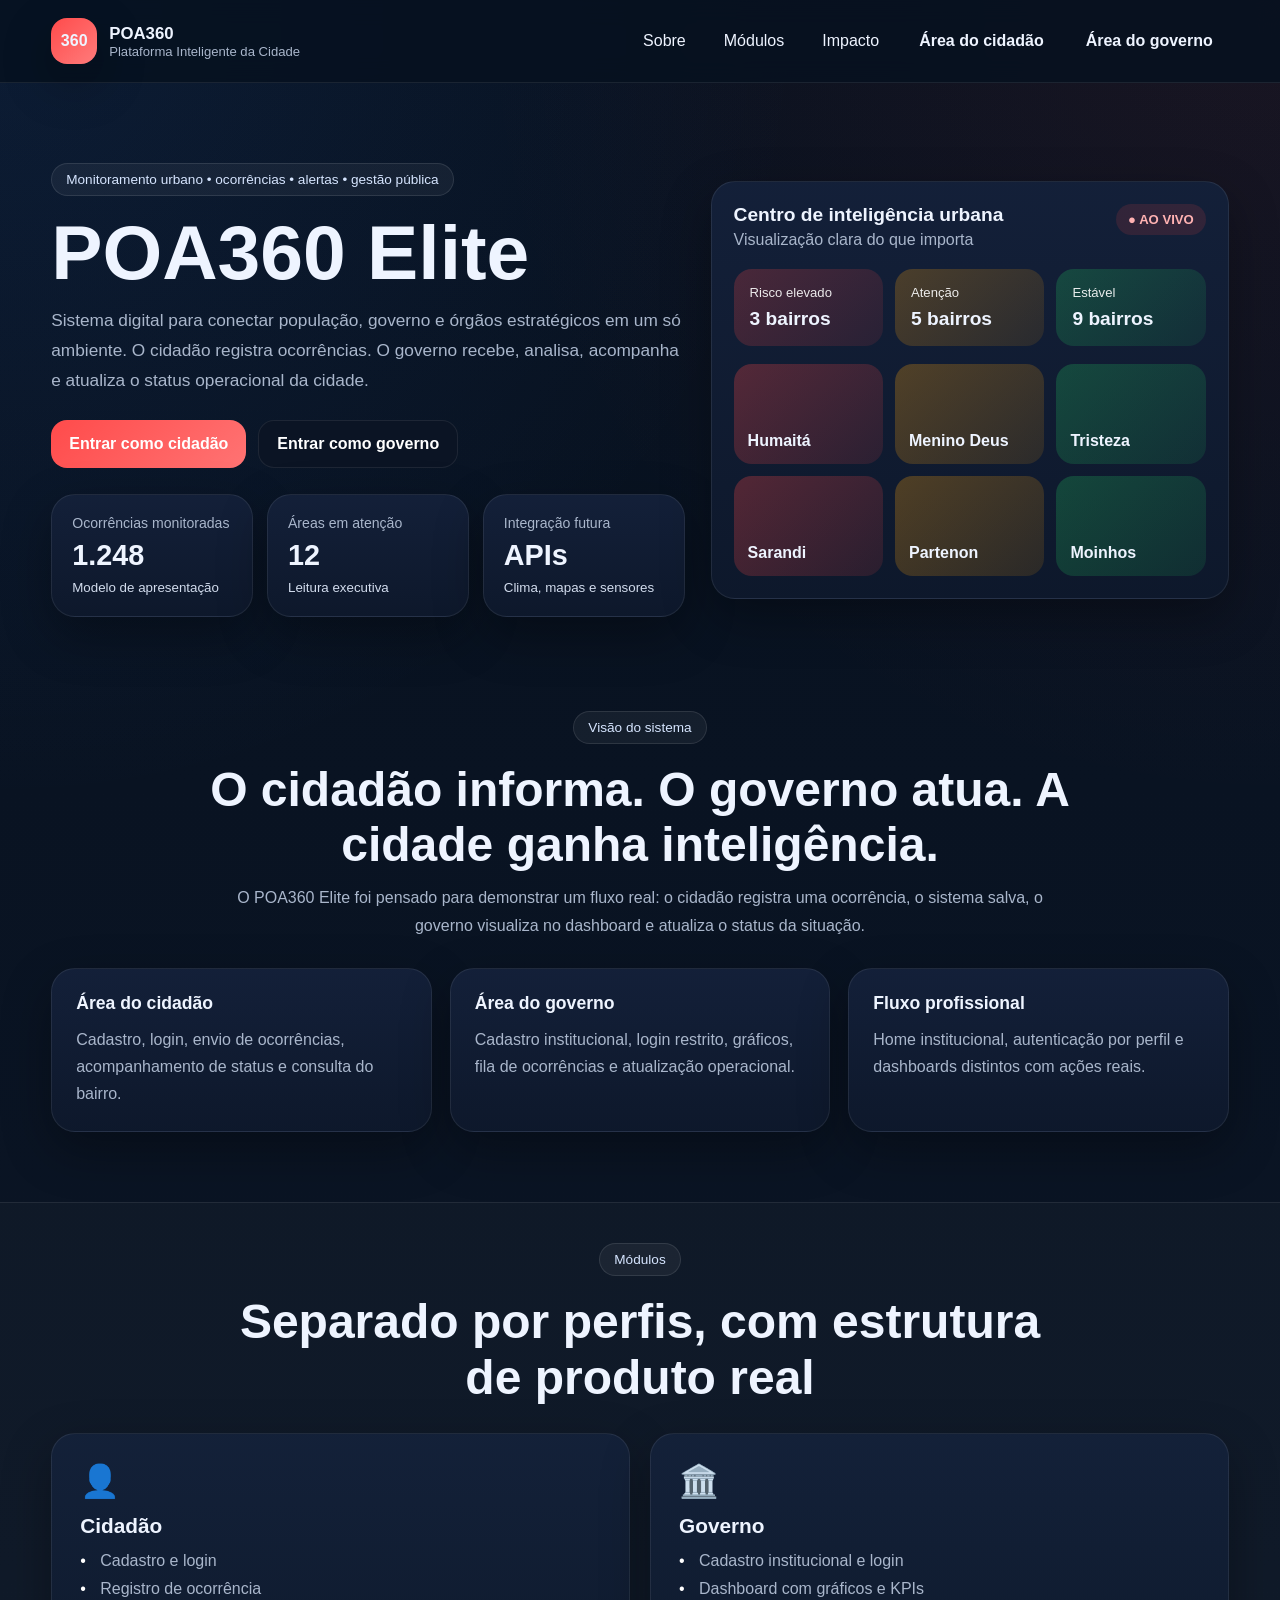
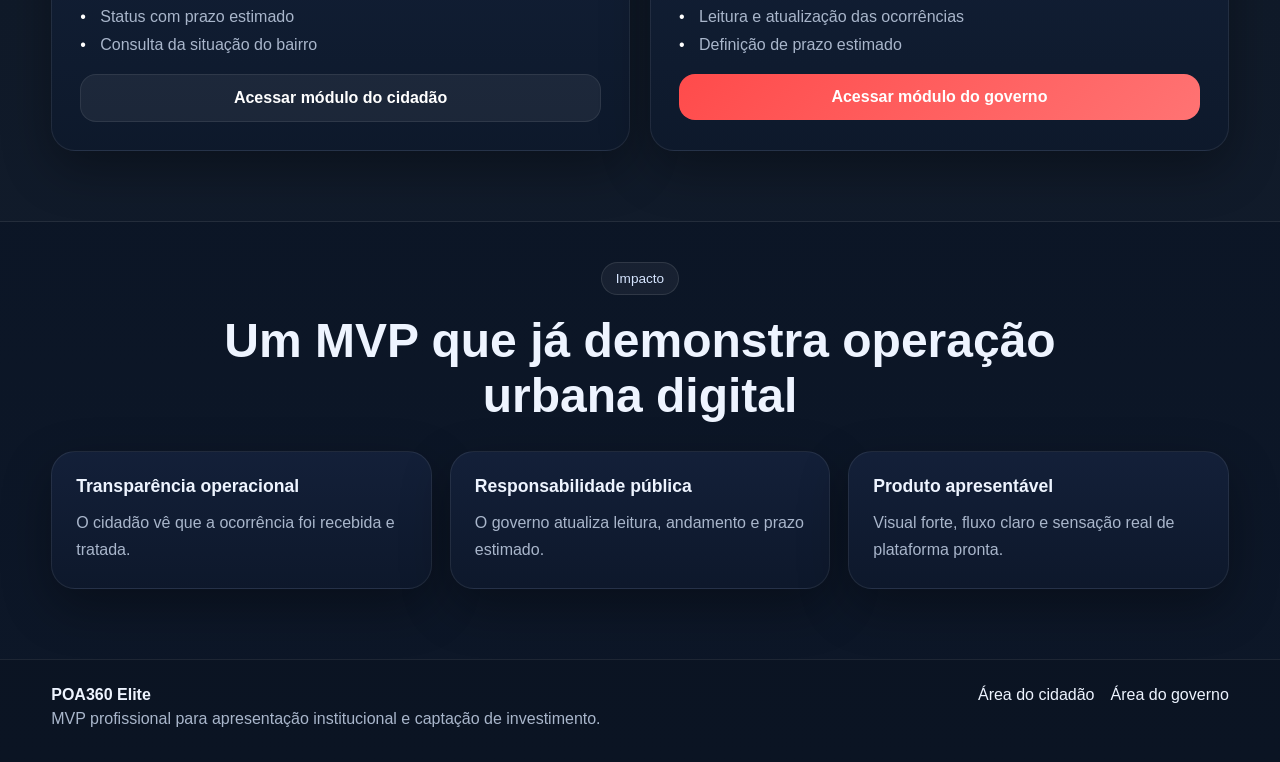
<file: index.html>
<!DOCTYPE html>
<html lang="pt-BR">
<head>
  <meta charset="UTF-8" />
  <meta name="viewport" content="width=device-width, initial-scale=1.0" />
  <title>POA360 Elite | Inteligência Urbana</title>
  <link rel="stylesheet" href="style.css" />
</head>
<body>
  <header class="topbar">
    <div class="container topbar-inner">
      <a href="index.html" class="brand">
        <div class="brand-mark">360</div>
        <div>
          <strong>POA360</strong>
          <span>Plataforma Inteligente da Cidade</span>
        </div>
      </a>

      <button class="menu-toggle" id="menuToggle" aria-label="Abrir menu">
        ☰
      </button>

      <nav class="nav" id="mainNav">
        <a href="#sobre">Sobre</a>
        <a href="#modulos">Módulos</a>
        <a href="#impacto">Impacto</a>
        <a href="cidadao-auth.html" class="btn btn-soft nav-btn">Área do cidadão</a>
        <a href="gov-auth.html" class="btn btn-primary nav-btn">Área do governo</a>
      </nav>
    </div>
  </header>

  <main>
    <section class="hero">
      <div class="container hero-grid">
        <div class="hero-copy">
          <div class="tag">Monitoramento urbano • ocorrências • alertas • gestão pública</div>
          <h1>POA360 Elite</h1>
          <p class="hero-subtitle">
            Sistema digital para conectar população, governo e órgãos estratégicos em um só
            ambiente. O cidadão registra ocorrências. O governo recebe, analisa, acompanha
            e atualiza o status operacional da cidade.
          </p>

          <div class="hero-actions">
            <a href="cidadao-auth.html" class="btn btn-primary">Entrar como cidadão</a>
            <a href="gov-auth.html" class="btn btn-dark">Entrar como governo</a>
          </div>

          <div class="hero-stats">
            <div class="stat-card glass">
              <span>Ocorrências monitoradas</span>
              <strong>1.248</strong>
              <small>Modelo de apresentação</small>
            </div>
            <div class="stat-card glass">
              <span>Áreas em atenção</span>
              <strong>12</strong>
              <small>Leitura executiva</small>
            </div>
            <div class="stat-card glass">
              <span>Integração futura</span>
              <strong>APIs</strong>
              <small>Clima, mapas e sensores</small>
            </div>
          </div>
        </div>

        <div class="hero-visual glass">
          <div class="hero-panel-header">
            <div>
              <h3>Centro de inteligência urbana</h3>
              <p>Visualização clara do que importa</p>
            </div>
            <div class="live-badge">● AO VIVO</div>
          </div>

          <div class="city-overview">
            <div class="city-box danger">
              <span>Risco elevado</span>
              <strong>3 bairros</strong>
            </div>
            <div class="city-box warning">
              <span>Atenção</span>
              <strong>5 bairros</strong>
            </div>
            <div class="city-box success">
              <span>Estável</span>
              <strong>9 bairros</strong>
            </div>
          </div>

          <div class="mini-map">
            <div class="mini-zone z-red">Humaitá</div>
            <div class="mini-zone z-yellow">Menino Deus</div>
            <div class="mini-zone z-green">Tristeza</div>
            <div class="mini-zone z-red">Sarandi</div>
            <div class="mini-zone z-yellow">Partenon</div>
            <div class="mini-zone z-green">Moinhos</div>
          </div>
        </div>
      </div>
    </section>

    <section id="sobre" class="section">
      <div class="container">
        <div class="section-head">
          <span class="section-kicker">Visão do sistema</span>
          <h2>O cidadão informa. O governo atua. A cidade ganha inteligência.</h2>
          <p>
            O POA360 Elite foi pensado para demonstrar um fluxo real: o cidadão registra
            uma ocorrência, o sistema salva, o governo visualiza no dashboard e atualiza
            o status da situação.
          </p>
        </div>

        <div class="feature-grid">
          <article class="feature-card glass">
            <h3>Área do cidadão</h3>
            <p>
              Cadastro, login, envio de ocorrências, acompanhamento de status e consulta do bairro.
            </p>
          </article>

          <article class="feature-card glass">
            <h3>Área do governo</h3>
            <p>
              Cadastro institucional, login restrito, gráficos, fila de ocorrências e atualização operacional.
            </p>
          </article>

          <article class="feature-card glass">
            <h3>Fluxo profissional</h3>
            <p>
              Home institucional, autenticação por perfil e dashboards distintos com ações reais.
            </p>
          </article>
        </div>
      </div>
    </section>

    <section id="modulos" class="section alt-section">
      <div class="container">
        <div class="section-head">
          <span class="section-kicker">Módulos</span>
          <h2>Separado por perfis, com estrutura de produto real</h2>
        </div>

        <div class="dual-panels">
          <div class="glass audience-card">
            <div class="audience-icon">👤</div>
            <h3>Cidadão</h3>
            <ul class="clean-list">
              <li>Cadastro e login</li>
              <li>Registro de ocorrência</li>
              <li>Status com prazo estimado</li>
              <li>Consulta da situação do bairro</li>
            </ul>
            <a href="cidadao-auth.html" class="btn btn-soft wide">Acessar módulo do cidadão</a>
          </div>

          <div class="glass audience-card">
            <div class="audience-icon">🏛️</div>
            <h3>Governo</h3>
            <ul class="clean-list">
              <li>Cadastro institucional e login</li>
              <li>Dashboard com gráficos e KPIs</li>
              <li>Leitura e atualização das ocorrências</li>
              <li>Definição de prazo estimado</li>
            </ul>
            <a href="gov-auth.html" class="btn btn-primary wide">Acessar módulo do governo</a>
          </div>
        </div>
      </div>
    </section>

    <section id="impacto" class="section">
      <div class="container">
        <div class="section-head">
          <span class="section-kicker">Impacto</span>
          <h2>Um MVP que já demonstra operação urbana digital</h2>
        </div>

        <div class="impact-grid">
          <div class="impact-card glass">
            <strong>Transparência operacional</strong>
            <p>O cidadão vê que a ocorrência foi recebida e tratada.</p>
          </div>
          <div class="impact-card glass">
            <strong>Responsabilidade pública</strong>
            <p>O governo atualiza leitura, andamento e prazo estimado.</p>
          </div>
          <div class="impact-card glass">
            <strong>Produto apresentável</strong>
            <p>Visual forte, fluxo claro e sensação real de plataforma pronta.</p>
          </div>
        </div>
      </div>
    </section>
  </main>

  <footer class="footer">
    <div class="container footer-inner">
      <div>
        <strong>POA360 Elite</strong>
        <p>MVP profissional para apresentação institucional e captação de investimento.</p>
      </div>
      <div class="footer-links">
        <a href="cidadao-auth.html">Área do cidadão</a>
        <a href="gov-auth.html">Área do governo</a>
      </div>
    </div>
  </footer>

  <script src="app.js"></script>
</body>
</html>
</file>
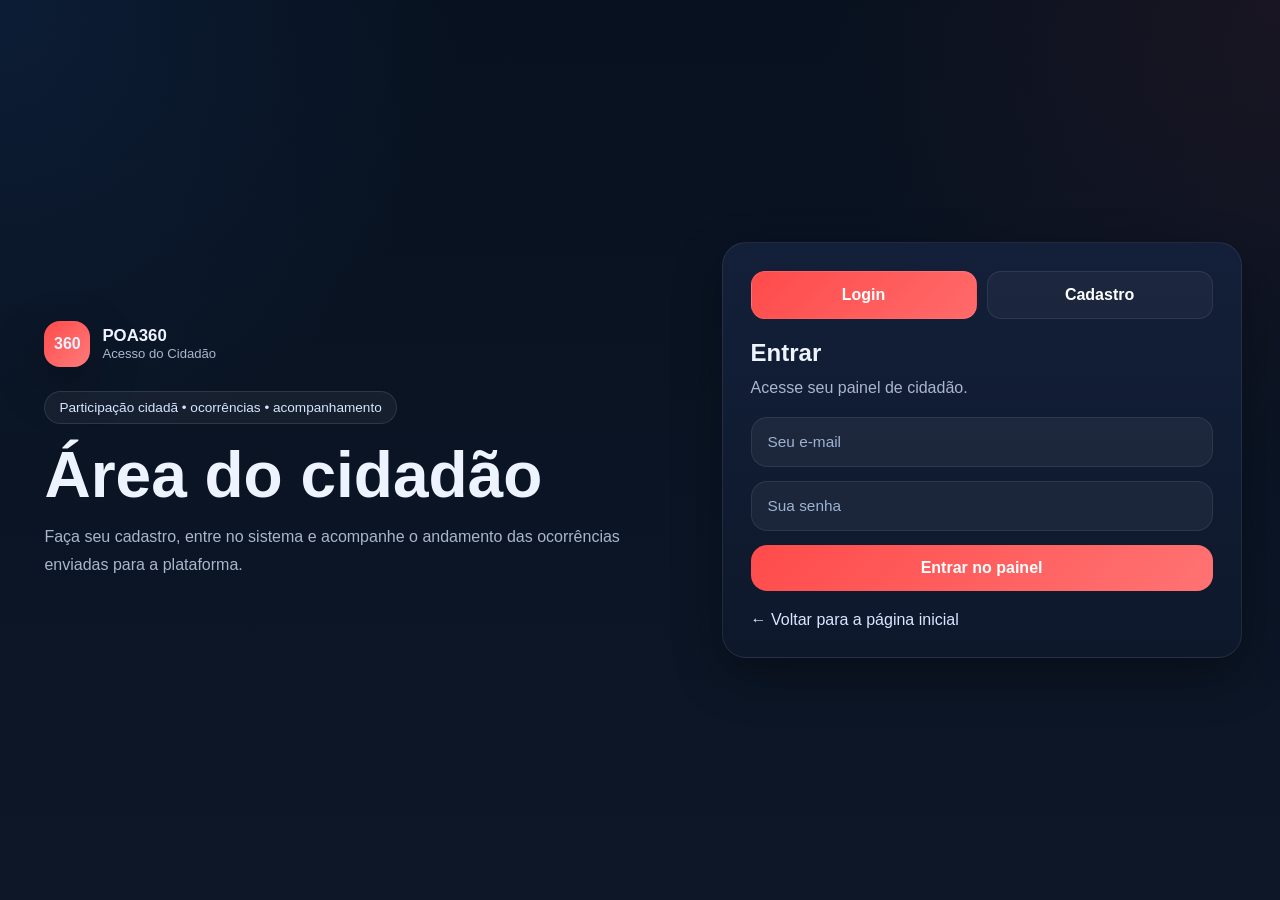
<file: cidadao-auth.html>
<!DOCTYPE html>
<html lang="pt-BR">
<head>
  <meta charset="UTF-8" />
  <meta name="viewport" content="width=device-width, initial-scale=1.0" />
  <title>POA360 | Acesso do Cidadão</title>
  <link rel="stylesheet" href="style.css" />
</head>
<body class="auth-page">
  <div class="auth-wrapper">
    <div class="auth-side">
      <a href="index.html" class="brand auth-brand">
        <div class="brand-mark">360</div>
        <div>
          <strong>POA360</strong>
          <span>Acesso do Cidadão</span>
        </div>
      </a>

      <div class="auth-copy">
        <div class="tag">Participação cidadã • ocorrências • acompanhamento</div>
        <h1>Área do cidadão</h1>
        <p>
          Faça seu cadastro, entre no sistema e acompanhe o andamento das ocorrências
          enviadas para a plataforma.
        </p>
      </div>
    </div>

    <div class="auth-card glass">
      <div class="tabs">
        <button class="tab-btn active" data-tab="cidLoginTab">Login</button>
        <button class="tab-btn" data-tab="cidRegisterTab">Cadastro</button>
      </div>

      <div id="cidLoginTab" class="tab-content active">
        <h2>Entrar</h2>
        <p class="muted">Acesse seu painel de cidadão.</p>

        <form id="citizenLoginForm" class="form-grid">
          <input type="email" id="citizenLoginEmail" placeholder="Seu e-mail" required />
          <input type="password" id="citizenLoginPassword" placeholder="Sua senha" required />
          <button type="submit" class="btn btn-primary wide">Entrar no painel</button>
        </form>
      </div>

      <div id="cidRegisterTab" class="tab-content">
        <h2>Criar conta</h2>
        <p class="muted">Cadastre seu acesso no sistema.</p>

        <form id="citizenRegisterForm" class="form-grid">
          <input type="text" id="citizenRegisterName" placeholder="Seu nome completo" required />
          <input type="email" id="citizenRegisterEmail" placeholder="Seu e-mail" required />
          <input type="text" id="citizenRegisterBairro" placeholder="Seu bairro" required />
          <input type="password" id="citizenRegisterPassword" placeholder="Criar senha" required />
          <button type="submit" class="btn btn-primary wide">Cadastrar cidadão</button>
        </form>
      </div>

      <a href="index.html" class="back-link">← Voltar para a página inicial</a>
    </div>
  </div>

  <script src="app.js"></script>
</body>
</html>
</file>
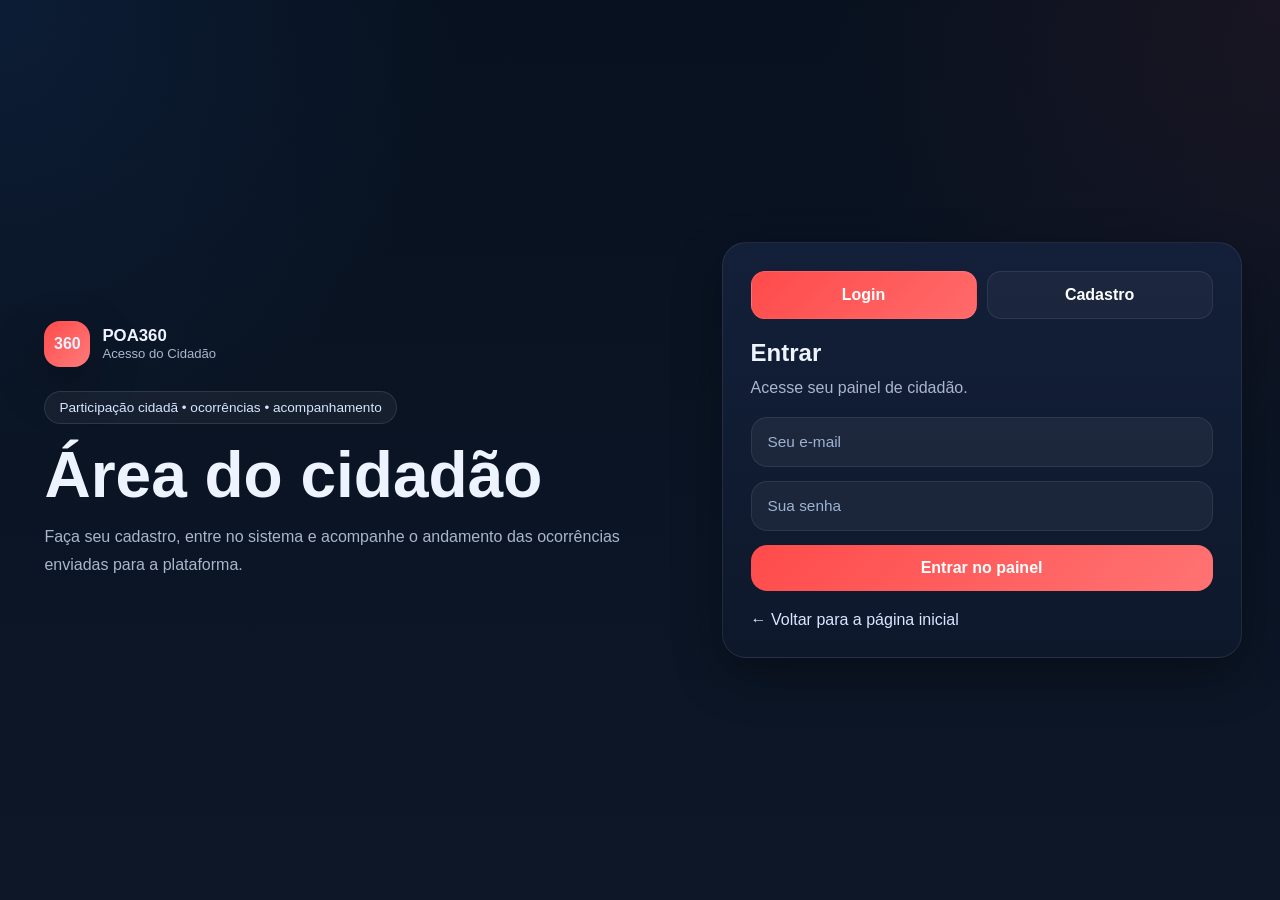
<file: cidadao-dashboard.html>
<!DOCTYPE html>
<html lang="pt-BR">
<head>
  <meta charset="UTF-8" />
  <meta name="viewport" content="width=device-width, initial-scale=1.0" />
  <title>POA360 | Dashboard do Cidadão</title>
  <link rel="stylesheet" href="style.css" />
</head>
<body>
  <header class="topbar">
    <div class="container topbar-inner">
      <a href="index.html" class="brand">
        <div class="brand-mark">360</div>
        <div>
          <strong>POA360</strong>
          <span>Painel do Cidadão</span>
        </div>
      </a>

      <button class="menu-toggle" id="menuToggle" aria-label="Abrir menu">
        ☰
      </button>

      <nav class="nav" id="mainNav">
        <a href="#registro">Registrar</a>
        <a href="#minhas-ocorrencias">Minhas ocorrências</a>
        <a href="#bairro">Meu bairro</a>
        <button id="citizenLogoutBtn" class="btn btn-soft nav-btn">Sair</button>
      </nav>
    </div>
  </header>

  <main class="section">
    <div class="container">
      <div class="section-head left">
        <span class="section-kicker">Ambiente do cidadão</span>
        <h1 class="page-title" id="citizenWelcomeTitle">Olá</h1>
        <p id="citizenWelcomeText">Acompanhe suas ocorrências e a situação do seu bairro.</p>
      </div>

      <div class="cards-4">
        <div class="kpi-card glass">
          <span>Total enviado</span>
          <strong id="citizenKpiTotal">0</strong>
          <small>Suas ocorrências</small>
        </div>
        <div class="kpi-card glass">
          <span>Recebidas</span>
          <strong id="citizenKpiRecebidas">0</strong>
          <small>Com leitura/prazo</small>
        </div>
        <div class="kpi-card glass">
          <span>Em andamento</span>
          <strong id="citizenKpiAndamento">0</strong>
          <small>Em operação</small>
        </div>
        <div class="kpi-card glass">
          <span>Resolvidas</span>
          <strong id="citizenKpiResolvidas">0</strong>
          <small>Finalizadas</small>
        </div>
      </div>

      <div class="grid-2 section-small">
        <section id="registro" class="glass panel-box">
          <div class="panel-head">
            <h2>Nova ocorrência</h2>
            <span class="status-pill blue">Participação cidadã</span>
          </div>

          <form id="citizenOccurrenceForm" class="form-grid">
            <select id="citizenOccurrenceType" required>
              <option value="">Tipo de ocorrência</option>
              <option>Alagamento</option>
              <option>Falta de água</option>
              <option>Falta de luz</option>
              <option>Bloqueio de via</option>
              <option>Risco estrutural</option>
              <option>Falha urbana</option>
            </select>

            <select id="citizenOccurrenceSeverity" required>
              <option value="">Gravidade</option>
              <option>Baixa</option>
              <option>Média</option>
              <option>Alta</option>
            </select>

            <textarea id="citizenOccurrenceDescription" placeholder="Descreva a situação..." required></textarea>
            <button type="submit" class="btn btn-primary wide">Enviar ocorrência</button>
          </form>
        </section>

        <section id="bairro" class="glass panel-box">
          <div class="panel-head">
            <h2>Status do bairro</h2>
            <span class="status-pill yellow">Monitoramento</span>
          </div>

          <div id="citizenNeighborhoodBox" class="result-box">
            Carregando informações do bairro...
          </div>
        </section>
      </div>

      <section id="minhas-ocorrencias" class="section-small">
        <div class="glass panel-box">
          <div class="panel-head">
            <h2>Minhas ocorrências</h2>
            <span class="status-pill green">Acompanhamento</span>
          </div>

          <div id="citizenOccurrenceList" class="occ-list"></div>
        </div>
      </section>
    </div>
  </main>

  <script src="app.js"></script>
</body>
</html>
</file>
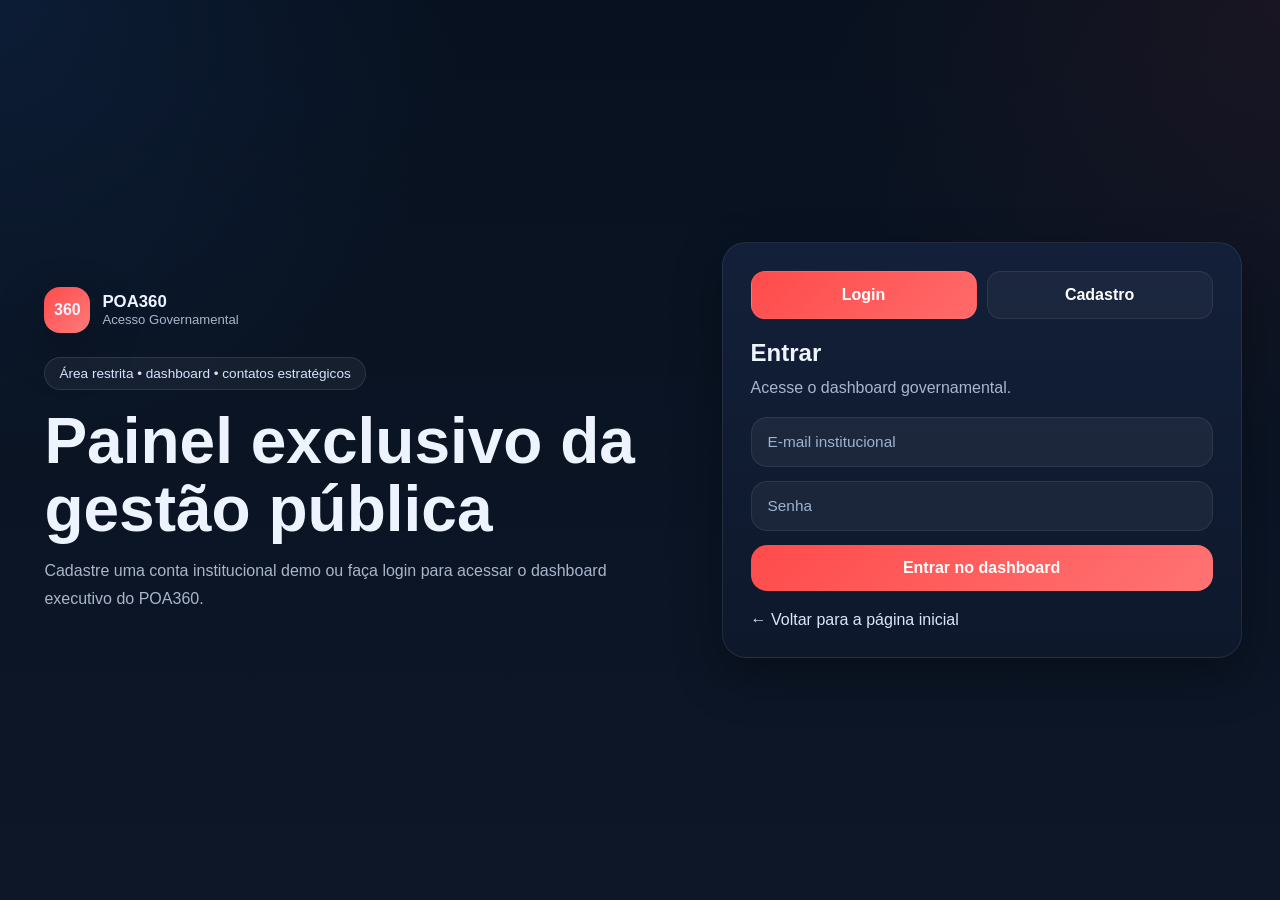
<file: gov-auth.html>
<!DOCTYPE html>
<html lang="pt-BR">
<head>
  <meta charset="UTF-8" />
  <meta name="viewport" content="width=device-width, initial-scale=1.0" />
  <title>POA360 | Acesso Governamental</title>
  <link rel="stylesheet" href="style.css" />
</head>
<body class="auth-page">
  <div class="auth-wrapper">
    <div class="auth-side">
      <a href="index.html" class="brand auth-brand">
        <div class="brand-mark">360</div>
        <div>
          <strong>POA360</strong>
          <span>Acesso Governamental</span>
        </div>
      </a>

      <div class="auth-copy">
        <div class="tag">Área restrita • dashboard • contatos estratégicos</div>
        <h1>Painel exclusivo da gestão pública</h1>
        <p>
          Cadastre uma conta institucional demo ou faça login para acessar o dashboard
          executivo do POA360.
        </p>
      </div>
    </div>

    <div class="auth-card glass">
      <div class="tabs">
        <button class="tab-btn active" data-tab="govLoginTab">Login</button>
        <button class="tab-btn" data-tab="govRegisterTab">Cadastro</button>
      </div>

      <div id="govLoginTab" class="tab-content active">
        <h2>Entrar</h2>
        <p class="muted">Acesse o dashboard governamental.</p>

        <form id="govLoginForm" class="form-grid">
          <input type="email" id="govLoginEmail" placeholder="E-mail institucional" required />
          <input type="password" id="govLoginPassword" placeholder="Senha" required />
          <button type="submit" class="btn btn-primary wide">Entrar no dashboard</button>
        </form>
      </div>

      <div id="govRegisterTab" class="tab-content">
        <h2>Cadastrar conta demo</h2>
        <p class="muted">Crie o acesso do responsável institucional.</p>

        <form id="govRegisterForm" class="form-grid">
          <input type="text" id="govRegisterName" placeholder="Nome do responsável" required />
          <input type="email" id="govRegisterEmail" placeholder="E-mail institucional" required />
          <input type="text" id="govRegisterOrg" placeholder="Órgão / secretaria / setor" required />
          <input type="password" id="govRegisterPassword" placeholder="Criar senha" required />
          <button type="submit" class="btn btn-primary wide">Cadastrar acesso</button>
        </form>
      </div>

      <a href="index.html" class="back-link">← Voltar para a página inicial</a>
    </div>
  </div>

  <script src="app.js"></script>
</body>
</html>
</file>
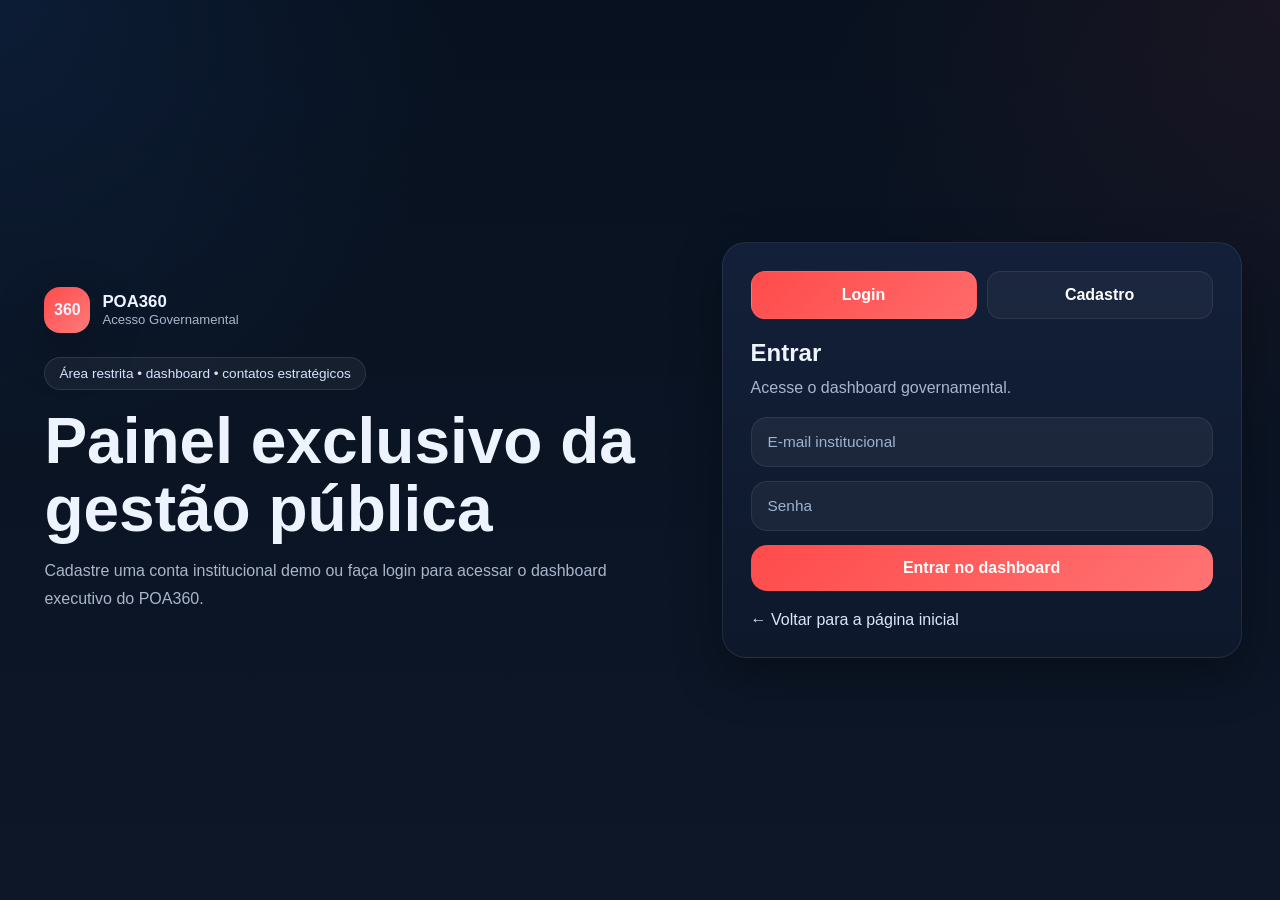
<file: gov-dashboard.html>
<!DOCTYPE html>
<html lang="pt-BR">
<head>
  <meta charset="UTF-8" />
  <meta name="viewport" content="width=device-width, initial-scale=1.0" />
  <title>POA360 | Dashboard Governamental</title>
  <link rel="stylesheet" href="style.css" />
</head>
<body class="dashboard-body">
  <aside class="sidebar">
    <div class="sidebar-brand">
      <div class="brand-mark">360</div>
      <div>
        <strong>POA360</strong>
        <span>Gestão pública</span>
      </div>
    </div>

    <nav class="sidebar-nav">
      <a class="active" href="#visao">Visão geral</a>
      <a href="#graficos">Gráficos</a>
      <a href="#ocorrencias">Ocorrências</a>
      <a href="#contatos">Contatos</a>
    </nav>

    <button class="btn btn-danger wide" id="govLogoutBtn">Sair</button>
  </aside>

  <main class="dashboard-main">
    <header class="dashboard-top">
      <div>
        <h1>Dashboard Executivo</h1>
        <p id="govWelcomeText">Monitoramento estratégico da cidade</p>
      </div>

      <div class="top-actions">
        <button class="btn btn-soft" id="simulateBtn">Simular atualização</button>
        <button class="btn btn-primary" id="sendGeneralAlertBtn">Enviar alerta geral</button>
      </div>
    </header>

    <section id="visao" class="dash-section">
      <div class="cards-4">
        <div class="kpi-card glass">
          <span>Total de ocorrências</span>
          <strong id="kpiTotal">0</strong>
          <small>Registros no sistema</small>
        </div>
        <div class="kpi-card glass">
          <span>Críticas</span>
          <strong id="kpiCriticas">0</strong>
          <small>Alta prioridade</small>
        </div>
        <div class="kpi-card glass">
          <span>Em andamento</span>
          <strong id="kpiAndamento">0</strong>
          <small>Operação ativa</small>
        </div>
        <div class="kpi-card glass">
          <span>Resolvidas</span>
          <strong id="kpiResolvidas">0</strong>
          <small>Finalizadas</small>
        </div>
      </div>
    </section>

    <section id="graficos" class="dash-section grid-2">
      <div class="glass panel-box">
        <div class="panel-head">
          <h2>Ocorrências por tipo</h2>
          <span class="status-pill yellow">Leitura rápida</span>
        </div>

        <div class="bar-chart">
          <div class="bar-row">
            <span>Alagamento</span>
            <div class="bar-track"><div id="barAlagamento" class="bar-fill"></div></div>
            <strong id="countAlagamento">0</strong>
          </div>
          <div class="bar-row">
            <span>Falta de água</span>
            <div class="bar-track"><div id="barAgua" class="bar-fill"></div></div>
            <strong id="countAgua">0</strong>
          </div>
          <div class="bar-row">
            <span>Falta de luz</span>
            <div class="bar-track"><div id="barLuz" class="bar-fill"></div></div>
            <strong id="countLuz">0</strong>
          </div>
          <div class="bar-row">
            <span>Bloqueio de via</span>
            <div class="bar-track"><div id="barVia" class="bar-fill"></div></div>
            <strong id="countVia">0</strong>
          </div>
        </div>
      </div>

      <div class="glass panel-box">
        <div class="panel-head">
          <h2>Ações rápidas</h2>
          <span class="status-pill blue">Operacional</span>
        </div>

        <div class="action-list">
          <button class="action-btn" onclick="sendPartnerAlert('DMAE')">Alertar DMAE</button>
          <button class="action-btn" onclick="sendPartnerAlert('Defesa Civil')">Alertar Defesa Civil</button>
          <button class="action-btn" onclick="sendPartnerAlert('CEEE / Energia')">Alertar Energia</button>
          <button class="action-btn" onclick="sendPartnerAlert('Secretaria de Obras')">Alertar Obras</button>
        </div>

        <div class="demo-note">
          Essas ações simulam o contato com órgãos estratégicos em caso de risco.
        </div>
      </div>
    </section>

    <section id="ocorrencias" class="dash-section">
      <div class="glass panel-box">
        <div class="panel-head">
          <h2>Fila de ocorrências</h2>
          <span class="status-pill red">Leitura obrigatória</span>
        </div>

        <div id="govOccurrenceList" class="occ-list"></div>
      </div>
    </section>

    <section id="contatos" class="dash-section">
      <div class="glass panel-box">
        <div class="panel-head">
          <h2>Contatos estratégicos</h2>
          <span class="status-pill blue">Resposta rápida</span>
        </div>

        <div class="contact-list">
          <div class="contact-item">
            <strong>DMAE</strong>
            <p>Abastecimento, drenagem e ações relacionadas à água.</p>
            <button class="btn btn-soft small" onclick="sendPartnerAlert('DMAE')">Enviar alerta</button>
          </div>

          <div class="contact-item">
            <strong>Defesa Civil</strong>
            <p>Atuação emergencial e suporte a situações críticas.</p>
            <button class="btn btn-soft small" onclick="sendPartnerAlert('Defesa Civil')">Enviar alerta</button>
          </div>

          <div class="contact-item">
            <strong>CEEE / Energia</strong>
            <p>Ocorrências ligadas à falta de luz e rede elétrica.</p>
            <button class="btn btn-soft small" onclick="sendPartnerAlert('CEEE / Energia')">Enviar alerta</button>
          </div>
        </div>
      </div>
    </section>
  </main>

  <script src="app.js"></script>
</body>
</html>
</file>
<file: style.css>
*{
  margin:0;
  padding:0;
  box-sizing:border-box;
  font-family:Arial, Helvetica, sans-serif;
}

:root{
  --bg:#07111f;
  --bg-2:#0d1728;
  --panel:#101c31;
  --text:#eef4ff;
  --muted:#a9b6cb;
  --line:rgba(255,255,255,.08);
  --primary:#ff4b4b;
  --blue:#3b82f6;
  --green:#22c55e;
  --yellow:#f59e0b;
  --red:#ef4444;
  --shadow:0 18px 50px rgba(0,0,0,.32);
  --radius:24px;
}

html{scroll-behavior:smooth;}

body{
  background:
    radial-gradient(circle at top left, rgba(59,130,246,.10), transparent 30%),
    radial-gradient(circle at top right, rgba(239,68,68,.08), transparent 30%),
    linear-gradient(180deg, var(--bg), var(--bg-2));
  color:var(--text);
  min-height:100vh;
}

a{color:inherit;text-decoration:none;}
button{font:inherit;}

.container{
  width:min(1200px, 92%);
  margin:0 auto;
}

.glass{
  background:linear-gradient(180deg, rgba(20,33,58,.96), rgba(14,25,44,.96));
  border:1px solid var(--line);
  box-shadow:var(--shadow);
  border-radius:var(--radius);
}

.topbar{
  position:sticky;
  top:0;
  z-index:100;
  backdrop-filter:blur(12px);
  background:rgba(7,17,31,.84);
  border-bottom:1px solid var(--line);
}

.topbar-inner{
  min-height:82px;
  display:flex;
  align-items:center;
  justify-content:space-between;
  gap:16px;
}

.brand{
  display:flex;
  align-items:center;
  gap:12px;
}

.brand strong{
  display:block;
  font-size:1.05rem;
}

.brand span{
  display:block;
  font-size:.82rem;
  color:var(--muted);
}

.brand-mark{
  width:46px;
  height:46px;
  border-radius:16px;
  display:grid;
  place-items:center;
  font-weight:800;
  background:linear-gradient(135deg, var(--primary), #ff7b7b);
  box-shadow:var(--shadow);
}

.menu-toggle{
  display:none;
  background:rgba(255,255,255,.06);
  border:1px solid var(--line);
  color:white;
  font-size:1.4rem;
  width:48px;
  height:48px;
  border-radius:14px;
  cursor:pointer;
}

.nav{
  display:flex;
  align-items:center;
  gap:10px;
  flex-wrap:wrap;
}

.nav a, .nav button{
  padding:11px 14px;
  border-radius:14px;
  transition:.2s;
  background:none;
  border:none;
  color:inherit;
  cursor:pointer;
}

.nav a:hover, .nav button:hover{
  background:rgba(255,255,255,.05);
}

.nav-btn{
  padding:12px 16px !important;
}

.btn{
  border:none;
  cursor:pointer;
  display:inline-flex;
  align-items:center;
  justify-content:center;
  gap:8px;
  padding:14px 18px;
  border-radius:16px;
  font-weight:700;
  transition:.2s;
}

.btn:hover{transform:translateY(-1px);}
.btn-primary{background:linear-gradient(135deg, var(--primary), #ff7373); color:white;}
.btn-soft{background:rgba(255,255,255,.06); border:1px solid var(--line); color:white;}
.btn-dark{background:#0b1424; border:1px solid var(--line); color:white;}
.btn-danger{background:linear-gradient(135deg, #cf2f2f, #ff5252); color:white;}
.small{padding:10px 12px; border-radius:12px; font-size:.88rem;}
.wide{width:100%;}

.hero{padding:80px 0 54px;}
.hero-grid{
  display:grid;
  grid-template-columns:1.1fr .9fr;
  gap:26px;
  align-items:center;
}

.tag,.section-kicker{
  display:inline-flex;
  align-items:center;
  gap:8px;
  padding:8px 14px;
  border-radius:999px;
  border:1px solid rgba(255,255,255,.10);
  background:rgba(255,255,255,.05);
  color:#d6e5ff;
  font-size:.85rem;
  margin-bottom:18px;
}

.hero-copy h1{
  font-size:clamp(2.5rem, 6vw, 5rem);
  line-height:1;
  margin-bottom:14px;
}

.hero-subtitle{
  color:var(--muted);
  font-size:1.08rem;
  line-height:1.75;
  max-width:700px;
  margin-bottom:24px;
}

.hero-actions{
  display:flex;
  flex-wrap:wrap;
  gap:12px;
  margin-bottom:26px;
}

.hero-stats{
  display:grid;
  grid-template-columns:repeat(3,1fr);
  gap:14px;
}

.stat-card,.kpi-card{padding:20px;}
.stat-card span,.kpi-card span{
  display:block;
  color:var(--muted);
  font-size:.88rem;
  margin-bottom:8px;
}
.stat-card strong,.kpi-card strong{
  display:block;
  font-size:1.8rem;
  margin-bottom:6px;
}
.stat-card small,.kpi-card small{color:#d2dced;}

.hero-visual{padding:22px;}
.hero-panel-header{
  display:flex;
  justify-content:space-between;
  align-items:flex-start;
  gap:10px;
  margin-bottom:20px;
}
.hero-panel-header h3{font-size:1.2rem;margin-bottom:5px;}
.hero-panel-header p{color:var(--muted);}
.live-badge{
  padding:8px 12px;
  border-radius:999px;
  background:rgba(239,68,68,.14);
  color:#ffb2b2;
  font-size:.82rem;
  font-weight:700;
}

.city-overview{
  display:grid;
  grid-template-columns:repeat(3,1fr);
  gap:12px;
  margin-bottom:18px;
}
.city-box{
  padding:16px;
  border-radius:18px;
}
.city-box span{
  display:block;
  font-size:.82rem;
  margin-bottom:8px;
  color:rgba(255,255,255,.9);
}
.city-box strong{font-size:1.2rem;}
.danger{background:linear-gradient(135deg, rgba(239,68,68,.25), rgba(239,68,68,.10));}
.warning{background:linear-gradient(135deg, rgba(245,158,11,.25), rgba(245,158,11,.10));}
.success{background:linear-gradient(135deg, rgba(34,197,94,.25), rgba(34,197,94,.10));}

.mini-map{
  display:grid;
  grid-template-columns:repeat(3,1fr);
  gap:12px;
}
.mini-zone{
  min-height:100px;
  border-radius:18px;
  padding:14px;
  font-weight:700;
  display:flex;
  align-items:flex-end;
}
.z-red{background:linear-gradient(135deg, rgba(239,68,68,.30), rgba(239,68,68,.12));}
.z-yellow{background:linear-gradient(135deg, rgba(245,158,11,.28), rgba(245,158,11,.12));}
.z-green{background:linear-gradient(135deg, rgba(34,197,94,.26), rgba(34,197,94,.12));}

.section{padding:40px 0 70px;}
.section-small{padding-top:22px;}
.alt-section{
  background:rgba(255,255,255,.02);
  border-top:1px solid var(--line);
  border-bottom:1px solid var(--line);
}

.section-head{
  text-align:center;
  max-width:860px;
  margin:0 auto 28px;
}
.section-head.left{text-align:left;margin:0 0 28px;}
.section-head h2,.page-title{
  font-size:clamp(2rem, 4vw, 3rem);
  line-height:1.15;
  margin-bottom:12px;
}
.section-head p{
  color:var(--muted);
  line-height:1.75;
  font-size:1rem;
}

.feature-grid,.impact-grid{
  display:grid;
  grid-template-columns:repeat(3,1fr);
  gap:18px;
}
.feature-card,.impact-card,.auth-info-item{padding:24px;}
.feature-card h3,.impact-card strong{
  display:block;
  margin-bottom:12px;
  font-size:1.1rem;
}
.feature-card p,.impact-card p{
  color:var(--muted);
  line-height:1.7;
}

.dual-panels{
  display:grid;
  grid-template-columns:1fr 1fr;
  gap:20px;
}
.audience-card{padding:28px;}
.audience-icon{font-size:2rem;margin-bottom:14px;}
.audience-card h3{margin-bottom:14px;font-size:1.3rem;}

.clean-list{
  list-style:none;
  display:grid;
  gap:10px;
  margin-bottom:20px;
}
.clean-list li{
  position:relative;
  padding-left:20px;
  color:var(--muted);
}
.clean-list li::before{
  content:"•";
  position:absolute;
  left:0;
  color:#fff;
}

.footer{
  border-top:1px solid var(--line);
  padding:26px 0 34px;
  background:rgba(0,0,0,.12);
}
.footer-inner{
  display:flex;
  justify-content:space-between;
  gap:20px;
  align-items:flex-start;
}
.footer p{color:var(--muted);margin-top:6px;}
.footer-links{display:flex;gap:16px;flex-wrap:wrap;}

.auth-page{min-height:100vh;}
.auth-wrapper{
  width:min(1280px, 94%);
  margin:0 auto;
  min-height:100vh;
  display:grid;
  grid-template-columns:1fr .9fr;
  gap:28px;
  align-items:center;
  padding:30px 0;
}
.auth-side{padding:18px 6px;}
.auth-brand{margin-bottom:24px;}
.auth-copy h1{
  font-size:clamp(2.2rem, 5vw, 4rem);
  line-height:1.06;
  margin-bottom:14px;
}
.auth-copy p{
  color:var(--muted);
  line-height:1.75;
  max-width:650px;
}
.auth-info-list{
  display:grid;
  gap:12px;
  margin-top:24px;
}
.auth-card{
  padding:28px;
  max-width:520px;
  width:100%;
  justify-self:end;
}
.tabs{
  display:grid;
  grid-template-columns:1fr 1fr;
  gap:10px;
  margin-bottom:20px;
}
.tab-btn{
  padding:14px;
  border-radius:14px;
  border:1px solid var(--line);
  background:rgba(255,255,255,.04);
  color:white;
  cursor:pointer;
  font-weight:700;
}
.tab-btn.active{
  background:linear-gradient(135deg, var(--primary), #ff6a6a);
}
.tab-content{display:none;}
.tab-content.active{display:block;}
.tab-content h2{margin-bottom:8px;}
.muted{
  color:var(--muted);
  line-height:1.6;
  margin-bottom:16px;
}
.form-grid{display:grid;gap:14px;}
input,select,textarea{
  width:100%;
  padding:15px 16px;
  border-radius:16px;
  border:1px solid var(--line);
  background:rgba(255,255,255,.05);
  color:white;
  outline:none;
  font-size:.96rem;
}
input::placeholder,textarea::placeholder{color:#9eb2d0;}
textarea{min-height:120px;resize:vertical;}
.back-link{
  display:inline-block;
  margin-top:20px;
  color:#d9e6ff;
}

.dashboard-body{
  display:grid;
  grid-template-columns:280px 1fr;
  min-height:100vh;
}
.sidebar{
  border-right:1px solid var(--line);
  background:rgba(6,12,22,.88);
  padding:24px 20px;
  display:flex;
  flex-direction:column;
  gap:22px;
}
.sidebar-brand{
  display:flex;
  gap:12px;
  align-items:center;
}
.sidebar-brand strong{display:block;}
.sidebar-brand span{
  display:block;
  color:var(--muted);
  font-size:.84rem;
}
.sidebar-nav{
  display:grid;
  gap:8px;
}
.sidebar-nav a{
  padding:13px 14px;
  border-radius:14px;
  color:#dbe9ff;
}
.sidebar-nav a.active,.sidebar-nav a:hover{
  background:rgba(255,255,255,.06);
}
.dashboard-main{padding:28px;}
.dashboard-top{
  display:flex;
  justify-content:space-between;
  align-items:flex-start;
  gap:16px;
  margin-bottom:24px;
}
.dashboard-top h1{
  font-size:2.2rem;
  margin-bottom:8px;
}
.dashboard-top p{color:var(--muted);}
.top-actions{
  display:flex;
  gap:10px;
  flex-wrap:wrap;
}
.dash-section{margin-bottom:22px;}

.cards-4{
  display:grid;
  grid-template-columns:repeat(4,1fr);
  gap:16px;
}
.grid-2{
  display:grid;
  grid-template-columns:1fr 1fr;
  gap:18px;
}
.panel-box{padding:22px;}
.panel-head{
  display:flex;
  align-items:center;
  justify-content:space-between;
  gap:12px;
  margin-bottom:18px;
}
.panel-head h2{font-size:1.2rem;}

.status-pill{
  padding:8px 12px;
  border-radius:999px;
  font-size:.78rem;
  font-weight:700;
}
.status-pill.red{background:rgba(239,68,68,.16);color:#ffb9b9;}
.status-pill.yellow{background:rgba(245,158,11,.16);color:#ffd67e;}
.status-pill.green{background:rgba(34,197,94,.16);color:#98f1b2;}
.status-pill.blue{background:rgba(59,130,246,.16);color:#a8cbff;}

.bar-chart{display:grid;gap:14px;}
.bar-row{
  display:grid;
  grid-template-columns:140px 1fr 40px;
  gap:12px;
  align-items:center;
}
.bar-row span{color:#dfe8f7;}
.bar-track{
  height:12px;
  border-radius:999px;
  background:rgba(255,255,255,.07);
  overflow:hidden;
}
.bar-fill{
  height:100%;
  border-radius:999px;
  background:linear-gradient(90deg, #ff5b5b, #ff9292);
  width:10%;
}

.action-list{
  display:grid;
  grid-template-columns:1fr 1fr;
  gap:12px;
}
.action-btn{
  padding:16px;
  border-radius:16px;
  border:1px solid var(--line);
  background:rgba(255,255,255,.05);
  color:white;
  font-weight:700;
  cursor:pointer;
}
.action-btn:hover{background:rgba(255,255,255,.08);}

.occ-list{
  display:grid;
  gap:12px;
}
.occ-card{
  display:flex;
  justify-content:space-between;
  align-items:flex-start;
  gap:14px;
  padding:16px;
  border-radius:18px;
  background:rgba(255,255,255,.04);
  border:1px solid var(--line);
}
.occ-card strong{
  display:block;
  margin-bottom:6px;
}
.occ-card p{
  color:var(--muted);
  line-height:1.6;
}
.occ-meta{
  display:flex;
  flex-wrap:wrap;
  gap:8px;
  margin-top:10px;
}
.occ-actions{
  display:flex;
  flex-wrap:wrap;
  gap:8px;
  margin-top:12px;
}
.status-btn{
  padding:9px 12px;
  border:none;
  border-radius:12px;
  background:rgba(255,255,255,.06);
  border:1px solid var(--line);
  color:white;
  cursor:pointer;
  font-size:.85rem;
}
.status-btn:hover{background:rgba(255,255,255,.1);}

.deadline-box{
  margin-top:12px;
  display:flex;
  gap:8px;
  flex-wrap:wrap;
  align-items:center;
}
.deadline-select{
  max-width:180px;
  padding:10px 12px;
  border-radius:12px;
  border:1px solid var(--line);
  background:rgba(255,255,255,.05);
  color:white;
}

.mini-badge{
  padding:7px 10px;
  border-radius:999px;
  font-size:.78rem;
  font-weight:700;
  white-space:nowrap;
}
.mini-badge.red{background:rgba(239,68,68,.16);color:#ffb5b5;}
.mini-badge.yellow{background:rgba(245,158,11,.16);color:#ffdc8c;}
.mini-badge.green{background:rgba(34,197,94,.16);color:#9ef0b7;}
.mini-badge.blue{background:rgba(59,130,246,.16);color:#add0ff;}

.contact-list{
  display:grid;
  gap:14px;
}
.contact-item{
  padding:16px;
  border-radius:18px;
  background:rgba(255,255,255,.04);
  border:1px solid var(--line);
}
.contact-item strong{
  display:block;
  margin-bottom:6px;
}
.contact-item p{
  color:var(--muted);
  line-height:1.6;
  margin-bottom:12px;
}

.result-box{
  margin-top:18px;
  padding:18px;
  border-radius:18px;
  border:1px solid var(--line);
  background:rgba(255,255,255,.04);
  color:var(--muted);
  line-height:1.75;
}

.empty-box{
  padding:18px;
  border-radius:18px;
  border:1px solid var(--line);
  background:rgba(255,255,255,.04);
  color:var(--muted);
}

@media (max-width:1100px){
  .hero-grid,.auth-wrapper,.dashboard-body{
    grid-template-columns:1fr;
  }
  .dashboard-body{display:block;}
  .sidebar{
    border-right:none;
    border-bottom:1px solid var(--line);
  }
  .auth-card{
    justify-self:start;
    max-width:100%;
  }
  .cards-4{
    grid-template-columns:repeat(2,1fr);
  }
}

@media (max-width:820px){
  .menu-toggle{
    display:grid;
    place-items:center;
  }

  .nav{
    display:none;
    width:100%;
    flex-direction:column;
    align-items:stretch;
    padding-bottom:14px;
  }

  .nav.open{
    display:flex;
  }

  .nav a,
  .nav button{
    width:100%;
    text-align:left;
  }

  .topbar-inner,
  .footer-inner,
  .dashboard-top{
    flex-direction:column;
    align-items:flex-start;
  }

  .hero-stats,.city-overview,.feature-grid,.impact-grid,.dual-panels,.grid-2,.cards-4,.mini-map,.action-list{
    grid-template-columns:1fr;
  }

  .bar-row{
    grid-template-columns:1fr;
  }

  .hero{padding-top:48px;}
  .dashboard-main{padding:18px;}
}
</file>
